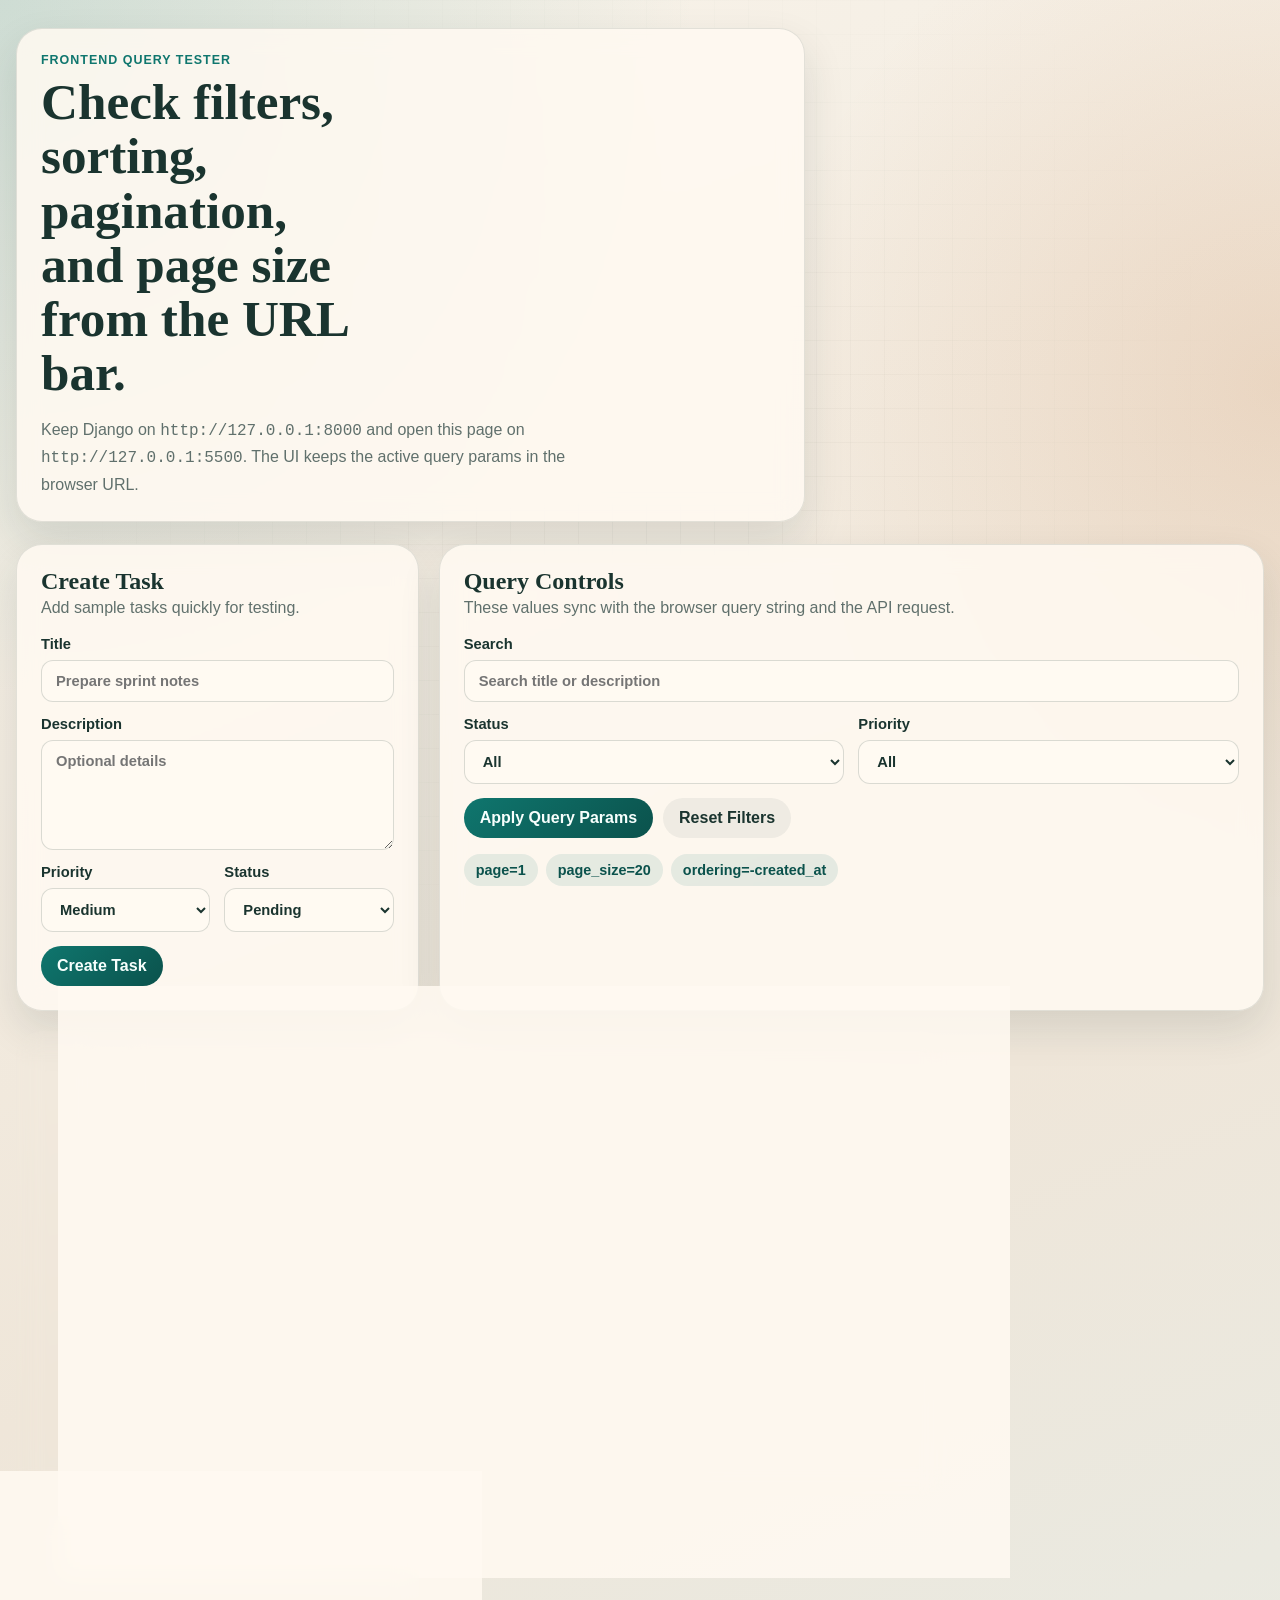
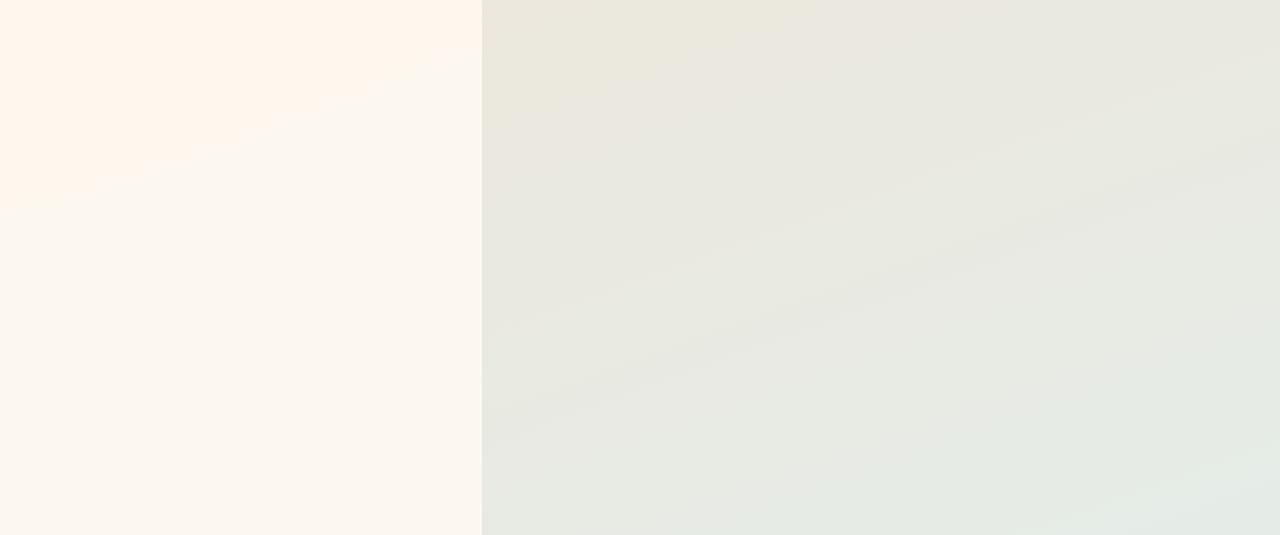
<file: frontend/index.html>
<!DOCTYPE html>
<html lang="en">
<head>
    <meta charset="UTF-8">
    <meta name="viewport" content="width=device-width, initial-scale=1.0">
    <title>Task API Query Tester</title>
    <link rel="stylesheet" href="tester.css">
</head>
<body>
    <div class="shell">
        <header class="hero">
            <section class="panel hero-copy">
                <p class="eyebrow">Frontend Query Tester</p>
                <h1>Check filters, sorting, pagination, and page size from the URL bar.</h1>
                <p class="lead">
                    Keep Django on <code>http://127.0.0.1:8000</code> and open this page on
                    <code>http://127.0.0.1:5500</code>. The UI keeps the active query params in the browser URL.
                </p>
            </section>

            <!-- <aside class="panel hero-side">
                <div class="meta-label">Backend API</div>
                <code id="apiBaseLabel">http://127.0.0.1:8000/api/tasks/</code>
                <p class="small">Edit query params in the URL bar, refresh, or use browser back and forward to verify state.</p>
                <div class="actions">
                    <button class="primary" type="button" id="refreshButton">Refresh Data</button>
                    <button class="ghost" type="button" id="resetAllButton">Reset URL State</button>
                </div>
            </aside> -->
        </header>

        <main class="layout">

            
            <section class="panel create-panel">
                <div class="section-head">
                    <div>
                        <h2>Create Task</h2>
                        <p class="small">Add sample tasks quickly for testing.</p>
                    </div>
                </div>

                <form id="createTaskForm" class="grid two">
                    <label class="full">
                        <span>Title</span>
                        <input id="createTitle" type="text" required placeholder="Prepare sprint notes">
                    </label>
                    <label class="full">
                        <span>Description</span>
                        <textarea id="createDescription" placeholder="Optional details"></textarea>
                    </label>
                    <label>
                        <span>Priority</span>
                        <select id="createPriority">
                            <option value="low">Low</option>
                            <option value="medium" selected>Medium</option>
                            <option value="high">High</option>
                        </select>
                    </label>
                    <label>
                        <span>Status</span>
                        <select id="createStatus">
                            <option value="pending" selected>Pending</option>
                            <option value="completed">Completed</option>
                        </select>
                    </label>
                    <div class="full actions">
                        <button class="primary" type="submit">Create Task</button>
                        <span class="small" id="createStatusLine"></span>
                    </div>
                </form>
            </section>

            <section class="panel filters-panel">
                <div class="section-head">
                    <div>
                        <h2>Query Controls</h2>
                        <p class="small">These values sync with the browser query string and the API request.</p>
                    </div>
                </div>

                <form id="filtersForm" class="grid two">
                    <label class="full">
                        <span>Search</span>
                        <input id="search" type="text" placeholder="Search title or description">
                    </label>
                    <label>
                        <span>Status</span>
                        <select id="statusFilter">
                            <option value="">All</option>
                            <option value="pending">Pending</option>
                            <option value="completed">Completed</option>
                        </select>
                    </label>
                    <label>
                        <span>Priority</span>
                        <select id="priorityFilter">
                            <option value="">All</option>
                            <option value="low">Low</option>
                            <option value="medium">Medium</option>
                            <option value="high">High</option>
                        </select>
                    </label>
                    <!-- <label>
                        <span>Ordering</span>
                        <select id="ordering">
                            <option value="-created_at">Newest first</option>
                            <option value="created_at">Oldest first</option>
                            <option value="-updated_at">Recently updated</option>
                            <option value="updated_at">Least recently updated</option>
                            <option value="-priority">Priority desc</option>
                            <option value="priority">Priority asc</option>
                            <option value="-status">Status desc</option>
                            <option value="status">Status asc</option>
                        </select>
                    </label> -->
                    <!-- <label>
                        <span>Page size</span>
                        <input id="pageSize" type="number" min="1" max="10" step="1" value="5">
                    </label>
                    <label>
                        <span>Page</span>
                        <input id="pageNumber" type="number" min="1" step="1" value="1">
                    </label> -->
                    <div class="full actions">
                        <button class="primary" type="submit">Apply Query Params</button>
                        <button class="ghost" type="button" id="resetFiltersButton">Reset Filters</button>
                    </div>
                </form>

                <div class="chips" id="activeQueryChips"></div>
            </section>

           <section class="panel">
                <div class="section-head">
                    <h2>Upload Tasks (CSV)</h2>
                </div>

                <div class="actions">
                    <input type="file" id="csvFile" accept=".csv">
                    <button id="uploadCsvBtn" class="primary">Upload CSV</button>
                </div>

                <p class="small">
                    Upload CSV with columns: <b>title, description, priority, status</b>
                </p>
            </section>

            <section class="panel table-panel">
                <div class="section-head">
                    <div>
                        <h2>Task Results</h2>
                        <p class="small" id="rangeSummary">Showing 0 results</p>
                    </div>
                    <div class="actions">
                        <button class="ghost" type="button" id="prevPageButton">Previous</button>
                        <button class="ghost" type="button" id="nextPageButton">Next</button>
                        <button id="bulkDelete" class="danger">Delete Selected</button>                   
                    </div>
                </div>

                <div class="table-wrap">
                    <table>
                        <thead>
                            <tr>           
                                <th><input type="checkbox" id="selectAll"></th>
                                <th>Task</th>
                                <th>Status</th>
                                <th>Priority</th>
                                <th>Created</th>
                                <th>Updated</th>
                                <th>Actions</th>
                            </tr>
                        </thead>
                        <tbody id="taskTableBody"></tbody>
                    </table>
                </div>

                <div class="empty-state" id="emptyState">No tasks matched the current query params.</div>
            </section>

            <section class="panel response-panel">
                <div class="section-head">
                    <div>
                        <h2>Raw API Response</h2>
                        <p class="small">Helpful when you want to compare the table against exact JSON.</p>
                    </div>
                </div>
                <pre id="responsePreview">{}</pre>
            </section>
        </main>
    </div>

    <div class="toast" id="toast" aria-live="polite"></div>
    <script src="tester.js"></script>
</body>
</html>
</file>
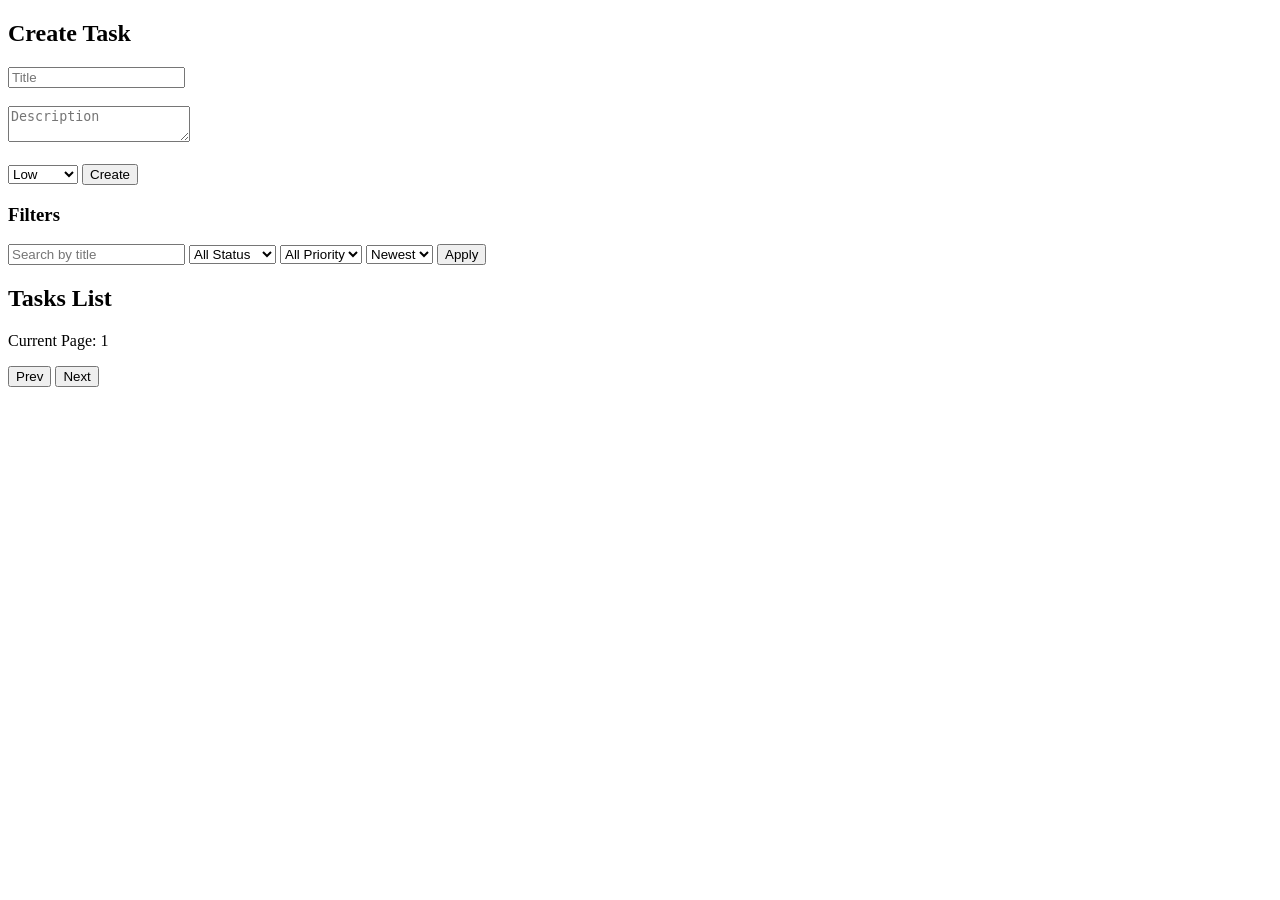
<file: backend/templates/index.html>
<!DOCTYPE html>
<html>
<head>
    <title>Task Manager</title>
</head>
<body>



<h2>Create Task</h2>
<input type="text" id="title" placeholder="Title">
<br><br>
<textarea id="description" placeholder="Description"></textarea>
<br><br>
<select id="priority">
    <option value="low">Low</option>
    <option value="medium">Medium</option>
    <option value="high">High</option>
</select>
<button onclick="createTask()">Create</button>
<h3>Filters</h3>

<input type="text" id="search" placeholder="Search by title">

<select id="statusFilter">
    <option value="">All Status</option>
    <option value="pending">Pending</option>
    <option value="completed">Completed</option>
</select>

<select id="priorityFilter">
    <option value="">All Priority</option>
    <option value="low">Low</option>
    <option value="medium">Medium</option>
    <option value="high">High</option>
</select>

<select id="ordering">
    <option value="-created_at">Newest</option>
    <option value="created_at">Oldest</option>
    <option value="priority">Priority</option>
</select>

<button onclick="applyFilters()">Apply</button>
<h2>Tasks List</h2>
<ul id="taskList"></ul>
<p>Current Page: <span id="currentPageLabel">1</span></p>
<button id="prevButton" onclick="prevPage()">Prev</button>
<button id="nextButton" onclick="nextPage()">Next</button>
<div id="paginationNumbers"></div>

<script>
let totalPages = 1;
let currentPage = 1;
let nextUrl = null;
let prevUrl = null;
const PAGE_SIZE = 5;
// const API_URL = "/api/tasks/";
const API_URL = "http://127.0.0.1:8000/api/tasks/";

function renderTask(task) {
    const li = document.createElement("li");
    li.innerHTML = `
        <b>${task.title}</b>
        ${task.description ? `<br>${task.description}` : ""}
        <br>
        (${task.priority}) - ${task.status}
        <button onclick="deleteTask(${task.id})">Delete</button>
        <button onclick="markComplete(${task.id})">Complete</button>
    `;
    return li;
}

function getTasks(page = 1) {
    currentPage = Number(page);

    const search = document.getElementById("search").value;
    const status = document.getElementById("statusFilter").value;
    const priority = document.getElementById("priorityFilter").value;
    const ordering = document.getElementById("ordering").value;

    const params = new URLSearchParams({
        page: page,
        search: search,
        status: status,
        priority: priority,
        ordering: ordering
    });

    fetch(`${API_URL}?${params}`)
        .then(res => res.json())
        .then(data => {
            nextUrl = data.next;
            prevUrl = data.previous;
            totalPages = Math.ceil((data.count || 0) / PAGE_SIZE) || 1;
            renderPaginationNumbers();

            const list = document.getElementById("taskList");
            list.innerHTML = "";

            const tasks = data.results || data;

            if (tasks.length === 0) {
                list.innerHTML = "<li>No tasks found.</li>";
            }

            tasks.forEach(task => {
                list.appendChild(renderTask(task));
            });
        });
}

function renderPaginationNumbers() {
    document.getElementById("currentPageLabel").textContent = currentPage + " of " + totalPages;
    document.getElementById("prevButton").disabled = !prevUrl;
    document.getElementById("nextButton").disabled = !nextUrl;

    const paginationDiv = document.getElementById("paginationNumbers");
    paginationDiv.innerHTML = "";

    for (let i = 1; i <= totalPages; i++) {
        const button = document.createElement("button");
        button.textContent = i;
        button.style.marginRight = "6px";
        button.style.marginTop = "10px";

        if (i === currentPage) {
            button.disabled = true;
        }

        button.onclick = function() {
            getTasks(i);
        };

        paginationDiv.appendChild(button);
    }
}

function createTask() {
    const title = document.getElementById("title").value;
    console.log('title:', title);
    const description = document.getElementById("description").value;
    console.log('description:', description);
    const priority = document.getElementById("priority").value;
    console.log('priority:', priority);

    fetch(API_URL, {
        method: "POST",
        headers: {
            "Content-Type": "application/json"
        },
        body: JSON.stringify({
            title: title,
            description: description,
            priority: priority
        })
    })
    .then(res => {
        if (!res.ok) {
            throw new Error("Failed to create task");
        }
        return res.json();
    })
    .then(() => {
        document.getElementById("title").value = "";
        document.getElementById("description").value = "";
        getTasks(1);
    })
    .catch(error => {
        console.error(error);
    });
}

function deleteTask(id) {
    fetch(API_URL + id + "/", {
        method: "DELETE"
    })
    .then(() => {
        getTasks(1);
    });
}

function markComplete(id) {
    fetch(API_URL + id + "/", {
        method: "PATCH",
        headers: {
            "Content-Type": "application/json"
        },
        body: JSON.stringify({
            status: "completed"
        })
    })
    .then(() => {
        getTasks(1);
    });
}

getTasks(1);
function applyFilters() {
    getTasks(1); 
}   

function nextPage() {
    if (nextUrl) {
        const url = new URL(nextUrl);
        const page = url.searchParams.get("page");
        getTasks(page);
    }
}

function prevPage() {
    if (prevUrl) {
        const url = new URL(prevUrl);
        const page = url.searchParams.get("page");
        getTasks(page);
    }
}
function updateUI(data) {
    nextUrl = data.next;
    prevUrl = data.previous;

    const list = document.getElementById("taskList");
    list.innerHTML = "";

    const tasks = data.results;

    tasks.forEach(task => {
        list.appendChild(renderTask(task));
    });
}
</script>

</body>
</html>
</file>
<file: frontend/tester.css>
:root {
    --bg: #f5efe4;
    --panel: rgba(255, 250, 242, 0.86);
    --panel-strong: #fffaf2;
    --ink: #1a342f;
    --muted: #60706c;
    --line: rgba(26, 52, 47, 0.12);
    --accent: #0f766e;
    --accent-dark: #0b524c;
    --accent-soft: rgba(15, 118, 110, 0.1);
    --danger: #b42318;
    --danger-soft: rgba(180, 35, 24, 0.12);
    --warning-soft: rgba(180, 83, 9, 0.14);
    --shadow: 0 18px 42px rgba(26, 52, 47, 0.12);
    --radius-lg: 26px;
    --radius-md: 18px;
    --radius-sm: 12px;
}

* {
    box-sizing: border-box;
}

body {
    margin: 0;
    min-height: 100vh;
    color: var(--ink);
    font-family: "Trebuchet MS", "Segoe UI", sans-serif;
    background:
        radial-gradient(circle at top left, rgba(15, 118, 110, 0.18), transparent 28%),
        radial-gradient(circle at right 18%, rgba(180, 83, 9, 0.14), transparent 24%),
        linear-gradient(160deg, #f8f3ea 0%, #efe6d9 55%, #e5ece7 100%);
}

body::before {
    content: "";
    position: fixed;
    inset: 0;
    pointer-events: none;
    background-image:
        linear-gradient(rgba(26, 52, 47, 0.04) 1px, transparent 1px),
        linear-gradient(90deg, rgba(26, 52, 47, 0.04) 1px, transparent 1px);
    background-size: 34px 34px;
    mask-image: radial-gradient(circle at center, black, transparent 78%);
}

code,
pre {
    font-family: Consolas, "Courier New", monospace;
}

.shell {
    width: min(1280px, calc(100% - 32px));
    margin: 0 auto;
    padding: 28px 0 56px;
}

.hero {
    display: grid;
    grid-template-columns: minmax(0, 1.8fr) minmax(280px, 1fr);
    gap: 20px;
    margin-bottom: 22px;
}

.layout {
    display: grid;
    grid-template-columns: repeat(12, minmax(0, 1fr));
    gap: 20px;
}

.panel {
    background: var(--panel);
    border: 1px solid var(--line);
    border-radius: var(--radius-lg);
    box-shadow: var(--shadow);
    backdrop-filter: blur(12px);
    padding: 24px;
    animation: rise 440ms ease both;
}

.hero-copy,
.hero-side {
    min-height: 100%;
}

.create-panel {
    grid-column: span 4;
}

.filters-panel {
    grid-column: span 8;
}

.summary-panel {
    grid-column: span 12;
}

.table-panel {
    grid-column: span 8;
}

.response-panel {
    grid-column: span 4;
}

.eyebrow {
    margin: 0 0 8px;
    color: var(--accent);
    font-size: 0.78rem;
    font-weight: 700;
    letter-spacing: 0.08em;
    text-transform: uppercase;
}

h1,
h2 {
    margin: 0;
    font-family: Georgia, Cambria, "Times New Roman", serif;
    line-height: 1.06;
}

h1 {
    font-size: clamp(2rem, 4vw, 3.3rem);
    max-width: 12ch;
}

h2 {
    font-size: 1.5rem;
}

.lead,
.small {
    color: var(--muted);
    line-height: 1.6;
}

.lead {
    margin: 16px 0 0;
    max-width: 64ch;
}

.small {
    margin: 0;
}

.meta-label {
    margin-bottom: 8px;
    color: var(--muted);
    font-size: 0.76rem;
    font-weight: 700;
    letter-spacing: 0.08em;
    text-transform: uppercase;
}

.hero-side {
    display: flex;
    flex-direction: column;
    gap: 16px;
}

.section-head {
    display: flex;
    justify-content: space-between;
    align-items: flex-start;
    gap: 14px;
    margin-bottom: 16px;
}

.grid {
    display: grid;
    gap: 14px;
}

.grid.two {
    grid-template-columns: repeat(2, minmax(0, 1fr));
}

.full {
    grid-column: 1 / -1;
}

label {
    display: grid;
    gap: 8px;
    font-size: 0.92rem;
    font-weight: 700;
}

input,
select,
textarea,
button {
    font: inherit;
}

input,
select,
textarea {
    width: 100%;
    border: 1px solid rgba(26, 52, 47, 0.16);
    border-radius: var(--radius-sm);
    padding: 12px 14px;
    background: var(--panel-strong);
    color: var(--ink);
    outline: none;
    transition: border-color 140ms ease, box-shadow 140ms ease;
}

input:focus,
select:focus,
textarea:focus {
    border-color: rgba(15, 118, 110, 0.65);
    box-shadow: 0 0 0 4px rgba(15, 118, 110, 0.12);
}

textarea {
    min-height: 110px;
    resize: vertical;
}

button {
    border: none;
    border-radius: 999px;
    padding: 11px 16px;
    cursor: pointer;
    font-weight: 700;
    transition: transform 140ms ease, box-shadow 140ms ease, opacity 140ms ease;
}

button:hover {
    transform: translateY(-1px);
    box-shadow: 0 10px 18px rgba(26, 52, 47, 0.12);
}

button:disabled {
    opacity: 0.5;
    cursor: not-allowed;
    transform: none;
    box-shadow: none;
}

.primary {
    background: linear-gradient(135deg, var(--accent), var(--accent-dark));
    color: #f7fffd;
}

.ghost {
    background: rgba(26, 52, 47, 0.06);
    color: var(--ink);
}

.secondary {
    background: var(--accent-soft);
    color: var(--accent-dark);
}

.danger {
    background: var(--danger-soft);
    color: var(--danger);
}

.actions {
    display: flex;
    flex-wrap: wrap;
    gap: 10px;
    align-items: center;
}

.chips {
    display: flex;
    flex-wrap: wrap;
    gap: 8px;
    margin-top: 16px;
}

.chip {
    padding: 8px 12px;
    border-radius: 999px;
    background: var(--accent-soft);
    color: var(--accent-dark);
    font-size: 0.9rem;
    font-weight: 700;
}

.stats {
    display: grid;
    grid-template-columns: repeat(4, minmax(0, 1fr));
    gap: 14px;
    margin-bottom: 16px;
}

.stat {
    padding: 18px;
    border-radius: var(--radius-md);
    background: linear-gradient(180deg, rgba(255, 250, 242, 0.96), rgba(255, 250, 242, 0.72));
    border: 1px solid var(--line);
}

.stat span {
    display: block;
    margin-bottom: 8px;
    color: var(--muted);
    font-size: 0.84rem;
    letter-spacing: 0.06em;
    text-transform: uppercase;
}

.stat strong {
    font-size: clamp(1.5rem, 3vw, 2.1rem);
    font-family: Georgia, Cambria, "Times New Roman", serif;
}

.request-box {
    display: grid;
    gap: 10px;
}

.request-box code,
.hero-side code,
pre {
    display: block;
    padding: 12px 14px;
    border-radius: var(--radius-sm);
    border: 1px solid rgba(26, 52, 47, 0.08);
    background: rgba(26, 52, 47, 0.07);
    overflow-wrap: anywhere;
}

.request-box a {
    color: var(--accent-dark);
    font-weight: 700;
    text-decoration-thickness: 2px;
    text-underline-offset: 3px;
}

.table-wrap {
    border: 1px solid var(--line);
    border-radius: var(--radius-md);
    overflow: hidden;
    background: rgba(255, 255, 255, 0.76);
}

table {
    width: 100%;
    border-collapse: collapse;
}

th,
td {
    padding: 15px 16px;
    text-align: left;
    vertical-align: top;
    border-bottom: 1px solid rgba(26, 52, 47, 0.08);
}

th {
    background: rgba(26, 52, 47, 0.04);
    color: var(--muted);
    font-size: 0.82rem;
    text-transform: uppercase;
    letter-spacing: 0.06em;
}

tbody tr:hover {
    background: rgba(15, 118, 110, 0.05);
}

.title-cell {
    display: grid;
    gap: 6px;
}

.task-title {
    font-weight: 700;
}

.task-desc {
    color: var(--muted);
    white-space: pre-wrap;
    line-height: 1.45;
}

.badge {
    display: inline-flex;
    justify-content: center;
    min-width: 96px;
    padding: 7px 10px;
    border-radius: 999px;
    font-size: 0.84rem;
    font-weight: 700;
    text-transform: capitalize;
}

.badge.pending {
    background: var(--warning-soft);
    color: #8a4a0b;
}

.badge.completed {
    background: var(--accent-soft);
    color: var(--accent-dark);
}

.badge.low {
    background: var(--accent-soft);
    color: var(--accent-dark);
}

.badge.medium {
    background: rgba(26, 52, 47, 0.08);
    color: var(--ink);
}

.badge.high {
    background: var(--danger-soft);
    color: var(--danger);
}

.empty-state {
    display: none;
    margin-top: 16px;
    padding: 18px;
    border-radius: var(--radius-md);
    border: 1px dashed rgba(26, 52, 47, 0.16);
    color: var(--muted);
    background: rgba(255, 250, 242, 0.72);
}

.empty-state.visible {
    display: block;
}

pre {
    margin: 0;
    min-height: 420px;
    max-height: 700px;
    overflow: auto;
    line-height: 1.5;
}

.toast {
    position: fixed;
    right: 20px;
    bottom: 20px;
    z-index: 20;
    max-width: min(420px, calc(100% - 40px));
    padding: 14px 16px;
    border-radius: 16px;
    border: 1px solid rgba(26, 52, 47, 0.14);
    background: rgba(255, 250, 242, 0.96);
    box-shadow: var(--shadow);
    opacity: 0;
    transform: translateY(16px);
    transition: opacity 160ms ease, transform 160ms ease;
}

.toast.visible {
    opacity: 1;
    transform: translateY(0);
}

.loading::after {
    content: "Loading...";
    margin-left: 10px;
    color: var(--accent-dark);
}

@keyframes rise {
    from {
        opacity: 0;
        transform: translateY(12px);
    }
    to {
        opacity: 1;
        transform: translateY(0);
    }
}

@media (max-width: 1040px) {
    .hero,
    .stats {
        grid-template-columns: 1fr;
    }

    .create-panel,
    .filters-panel,
    .table-panel,
    .response-panel {
        grid-column: span 12;
    }
}

@media (max-width: 720px) {
    .shell {
        width: min(100% - 20px, 1280px);
        padding-top: 18px;
    }

    .panel {
        padding: 20px;
    }

    .grid.two {
        grid-template-columns: 1fr;
    }

    th:nth-child(4),
    td:nth-child(4),
    th:nth-child(5),
    td:nth-child(5) {
        display: none;
    }
}
</file>
